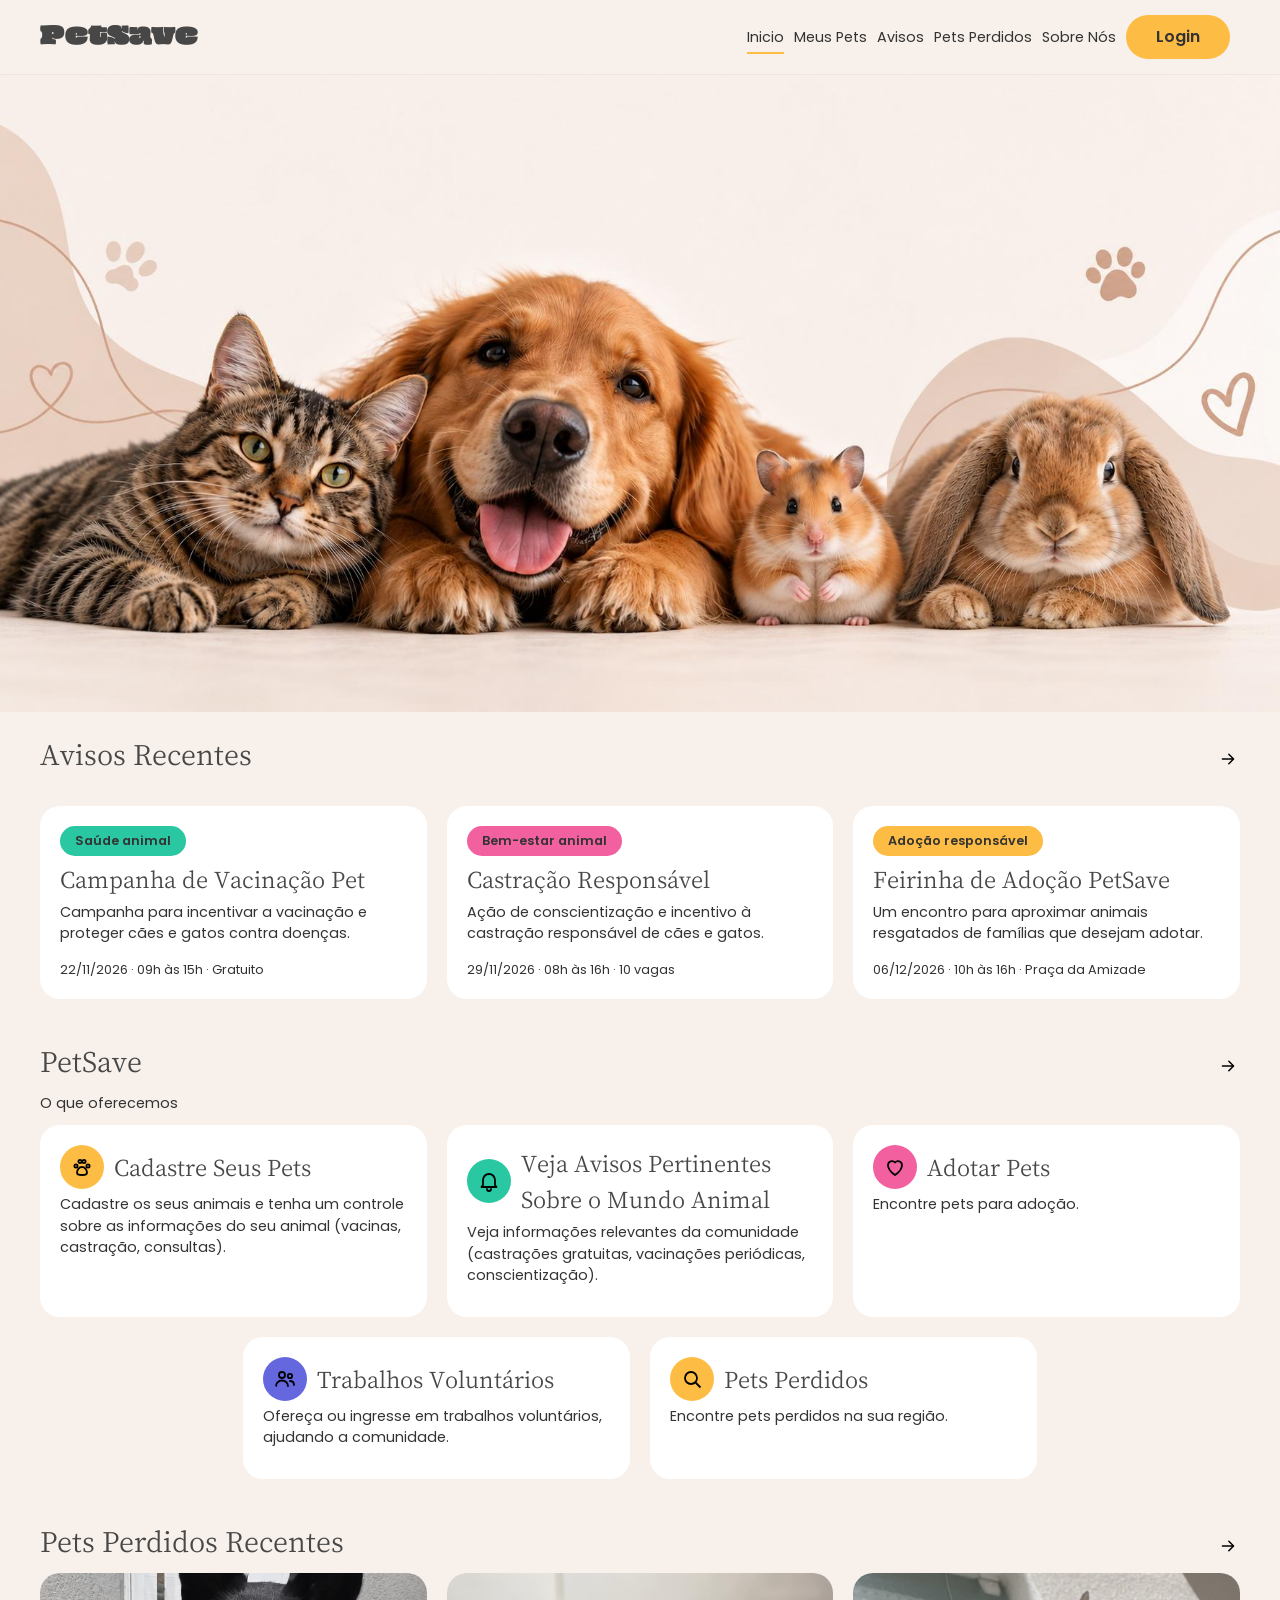
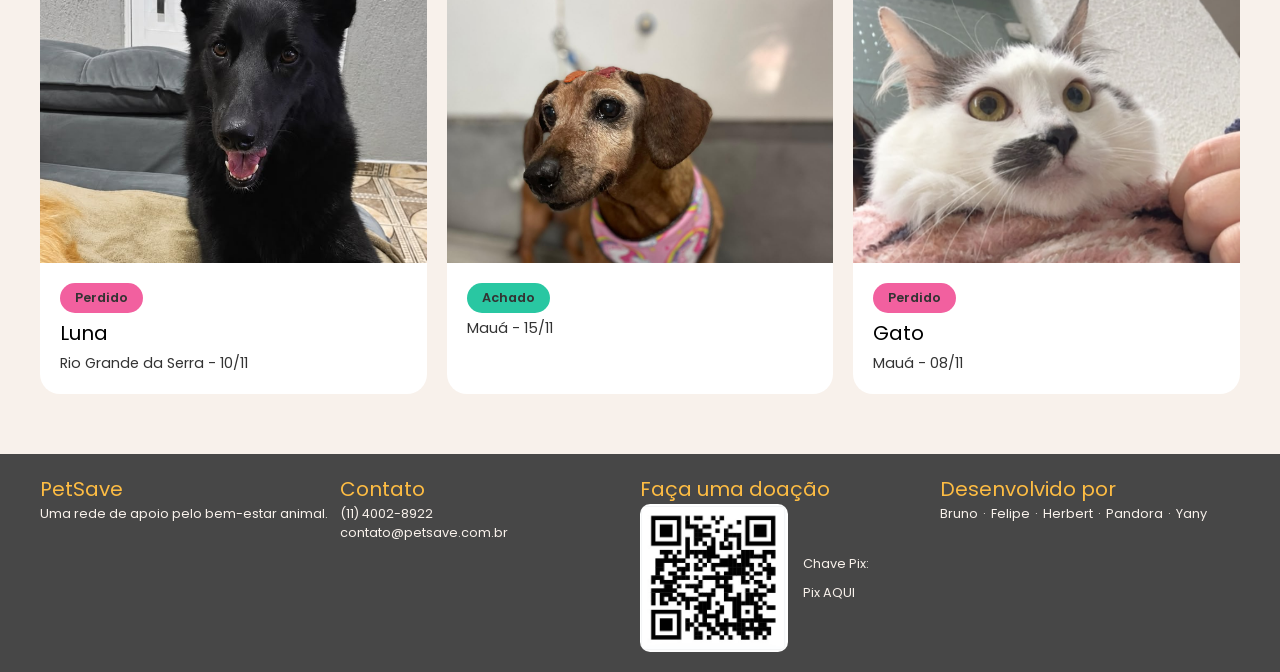
<file: index.html>
<!doctype html>
<html lang="pt-br">
  <head>
    <meta charset="UTF-8" />
    <meta name="viewport" content="width=device-width, initial-scale=1.0" />
    <title>PetSave</title>
    <link rel="icon" href="/favicon.ico" sizes="48x48" />
    <link
      rel="icon"
      href="/Media/icones-petsave/icones-petsave/svg/favicon.svg"
      type="image/svg+xml"
    />
    <link rel="apple-touch-icon" href="/apple-touch-icon.png" />
    <link rel="preconnect" href="https://fonts.googleapis.com" />
    <link rel="preconnect" href="https://fonts.gstatic.com" crossorigin />
    <link
      href="https://fonts.googleapis.com/css2?family=Cactus+Classical+Serif&family=Oi&family=Poppins:ital,wght@0,100;0,200;0,300;0,400;0,500;0,600;0,700;0,800;0,900;1,100;1,200;1,300;1,400;1,500;1,600;1,700;1,800;1,900&display=swap"
      rel="stylesheet"
    />
    <link rel="stylesheet" href="./Estilos/style.css" />
    <link rel="stylesheet" href="Estilos/inicio.css" />
  </head>
  <body>
    <nav class="nav">
      <div class="nav-container">
        <a href="./index.html"><h1 class="titulo-nav">PetSave</h1></a>
        <ul class="nav-btn">
          <li><a href="./index.html" class="fonte-r nav-a atual">Inicio</a></li>
          <li>
            <a href="./Paginas/meusPets.html" class="fonte-r nav-a"
              >Meus Pets</a
            >
          </li>
          <li>
            <a href="./Paginas/avisos.html" class="fonte-r nav-a">Avisos</a>
          </li>
          <li>
            <a href="./Paginas/petsPerdidos.html" class="fonte-r nav-a"
              >Pets Perdidos</a
            >
          </li>
          <li>
            <a href="./Paginas/sobreNos.html" class="fonte-r nav-a"
              >Sobre Nós</a
            >
          </li>
          <li>
            <a href="./Paginas/meuPerfil.html" class="btn-amarelo userName"
              >Login
            </a>
          </li>
          <li>
            <a
              class="fonte-s"
              style="cursor: pointer"
              data-auth="logado"
              id="sair"
              >Sair</a
            >
          </li>
        </ul>
      </div>
    </nav>
    <div class="background">
      <img src="./Media/icones-petsave/Foto_Animais.jpg" alt="" class="img-inicio"/>
    </div>

    <section class="background">
      <div class="container">
        <div class="titulo-section">
          <h1 class="titulo-dark-xl">Avisos Recentes</h1>
          <a href="./Paginas/avisos.html"
            ><img
              src="./Media/icones-petsave/icones-petsave/svg/ver-mais.svg"
              alt=""
          /></a>
        </div>
        <div class="cards-aviso">
          <div class="card">
            <h3 class="btn-amarelo-s" style="background-color: #29c7a2">Saúde animal</h3>
            <h2 class="titulo-dark-l">Campanha de Vacinação Pet</h2>
            <p class="fonte-r">
              Campanha para incentivar a vacinação e proteger cães e gatos contra doenças.
            </p>
            <p class="fonte-s">22/11/2026 · 09h às 15h · Gratuito</p>
          </div>

          <div class="card">
            <h3 class="btn-amarelo-s" style="background-color: #f2609f">Bem-estar animal</h3>
            <h2 class="titulo-dark-l">Castração Responsável</h2>
            <p class="fonte-r">
              Ação de conscientização e incentivo à castração responsável de cães e gatos.
            </p>
            <p class="fonte-s">29/11/2026 · 08h às 16h · 10 vagas</p>
          </div>

          <div class="card">
            <h3 class="btn-amarelo-s">Adoção responsável</h3>
            <h2 class="titulo-dark-l">Feirinha de Adoção PetSave</h2>
            <p class="fonte-r">
              Um encontro para aproximar animais resgatados de famílias que desejam adotar.
            </p>
            <p class="fonte-s">06/12/2026 · 10h às 16h · Praça da Amizade</p>
          </div>
        </div>
      </div>
    </section>

    <section class="background">
      <div class="container">
        <div class="titulo-section">
          <h1 class="titulo-dark-xl">PetSave</h1>
          <a href="./Paginas/avisos.html"
            ><img
              src="./Media/icones-petsave/icones-petsave/svg/ver-mais.svg"
              alt=""
          /></a>
        </div>
        <p class="fonte-r">O que oferecemos</p>
        <div class="cards-petSave">
          <div class="card">
            <div class="aviso-topo">
              <img
                src="./Media/icones-petsave/icones-petsave/svg/patinha.svg"
                alt="Pata"
                class="btn-s"
              />
              <h2 class="titulo-dark-l">Cadastre Seus Pets</h2>
            </div>
            <p class="fonte-r">
              Cadastre os seus animais e tenha um controle sobre as informações
              do seu animal (vacinas, castração, consultas).
            </p>
          </div>
          <div class="card">
            <div class="aviso-topo">
              <img
                src="./Media/icones-petsave/icones-petsave/svg/sino.svg"
                alt="Sino"
                class="btn-s"
                style="background-color: #29c7a2"
              />
              <h2 class="titulo-dark-l">
                Veja Avisos Pertinentes Sobre o Mundo Animal
              </h2>
            </div>
            <p class="fonte-r">
              Veja informações relevantes da comunidade (castrações gratuitas,
              vacinações periódicas, conscientização).
            </p>
          </div>
          <div class="card">
            <div class="aviso-topo">
              <img
                src="./Media/icones-petsave/icones-petsave/svg/coracao.svg"
                alt="Coracao"
                class="btn-s"
                style="background-color: #f2609f"
              />
              <h2 class="titulo-dark-l">Adotar Pets</h2>
            </div>
            <p class="fonte-r">Encontre pets para adoção.</p>
          </div>
          <div class="card">
            <div class="aviso-topo">
              <img
                src="./Media/icones-petsave/icones-petsave/svg/pessoas.svg"
                alt="Pata"
                class="btn-s"
                style="background-color: #6567de"
              />
              <h2 class="titulo-dark-l">Trabalhos Voluntários</h2>
            </div>
            <p class="fonte-r">
              Ofereça ou ingresse em trabalhos voluntários, ajudando a
              comunidade.
            </p>
          </div>
          <div class="card">
            <div class="aviso-topo">
              <img
                src="./Media/icones-petsave/icones-petsave/svg/lupa.svg"
                alt="Pata"
                class="btn-s"
              />
              <h2 class="titulo-dark-l">Pets Perdidos</h2>
            </div>
            <p class="fonte-r">Encontre pets perdidos na sua região.</p>
          </div>
        </div>
      </div>
    </section>

    <section class="background">
      <div class="container">
        <div class="titulo-section">
          <h1 class="titulo-dark-xl">Pets Perdidos Recentes</h1>
          <a href="./Paginas/petsPerdidos.html"
            ><img
              src="./Media/icones-petsave/icones-petsave/svg/ver-mais.svg"
              alt=""
          /></a>
        </div>
        <div class="cards-perdido">
          <div class="card-perdido">
            <img
              src="./Media/pets/pet3.jpeg"
              alt=""
              class="card-perdido-foto"
            />
            <div class="card-perdido-txt">
              <h2 class="btn-amarelo-s" style="background-color: #f2609f">
                Perdido
              </h2>
              <h3 class="fonte-l">Luna</h3>
              <p class="fonte-r">Rio Grande da Serra - 10/11</p>
            </div>
          </div>
          <div class="card-perdido">
            <img
              src="./Media/pets/pet1.jpeg"
              alt=""
              class="card-perdido-foto"
            />
            <div class="card-perdido-txt">
              <h2 class="btn-amarelo-s" style="background-color: #29c7a2">
                Achado
              </h2>
              <p class="fonte-r">Mauá - 15/11</p>
            </div>
          </div>
          <div class="card-perdido">
            <img
              src="./Media/pets/pet2.jpeg"
              alt=""
              class="card-perdido-foto"
            />
            <div class="card-perdido-txt">
              <h2 class="btn-amarelo-s" style="background-color: #f2609f">
                Perdido
              </h2>
              <h3 class="fonte-l">Gato</h3>
              <p class="fonte-r">Mauá - 08/11</p>
            </div>
          </div>
        </div>
      </div>
    </section>
    <footer class="background-dark">
      <div class="container">
        <div class="footer">
          <div>
            <h2 class="fonte-l" style="color: #fdbc43">PetSave</h2>
            <p class="fonte-s" style="color: #f8f1eb;">Uma rede de apoio pelo bem-estar animal.</p>
          </div>
          <div>
            <h2 class="fonte-l" style="color: #fdbc43">Contato</h2>
            <p class="fonte-s" style="color: #f8f1eb;">(11) 4002-8922</p>
            <p class="fonte-s" style="color: #f8f1eb;">contato@petsave.com.br</p>
          </div>
          <div>
            <h2 class="fonte-l" style="color: #fdbc43">Faça uma doação</h2>
            <div class="footer-pix">
              <img src="./Media/pix.jpeg" alt="pix" class="footer-pix-imagem"/>
              <div class="pix-info">
              <p class="fonte-s" style="color: #f8f1eb;">Chave Pix:</p>
              <p class="fonte-s" style="color: #f8f1eb;">Pix AQUI</p>
              </div>
            </div>
          </div>
          <div>
            <h2 class="fonte-l" style="color: #fdbc43">Desenvolvido por</h2>
            <div class="footer-nomes">
              <p class="fonte-s" style="color: #f8f1eb;">Bruno</p>
              <p class="fonte-s" style="color: #f8f1eb;">·</p>
              <p class="fonte-s" style="color: #f8f1eb;">Felipe</p>
              <p class="fonte-s" style="color: #f8f1eb;">·</p>
              <p class="fonte-s" style="color: #f8f1eb;">Herbert</p>
              <p class="fonte-s" style="color: #f8f1eb;">·</p>
              <p class="fonte-s" style="color: #f8f1eb;">Pandora</p>
              <p class="fonte-s" style="color: #f8f1eb;">·</p>
              <p class="fonte-s" style="color: #f8f1eb;">Yany</p>
            </div>
          </div>
        </div>
      </div>
    </footer>
    <script src="../Js/script.js" type="module"></script>
    <script src="./Js/autenticacao.js" type="module"></script>
  </body>
</html>
</file>
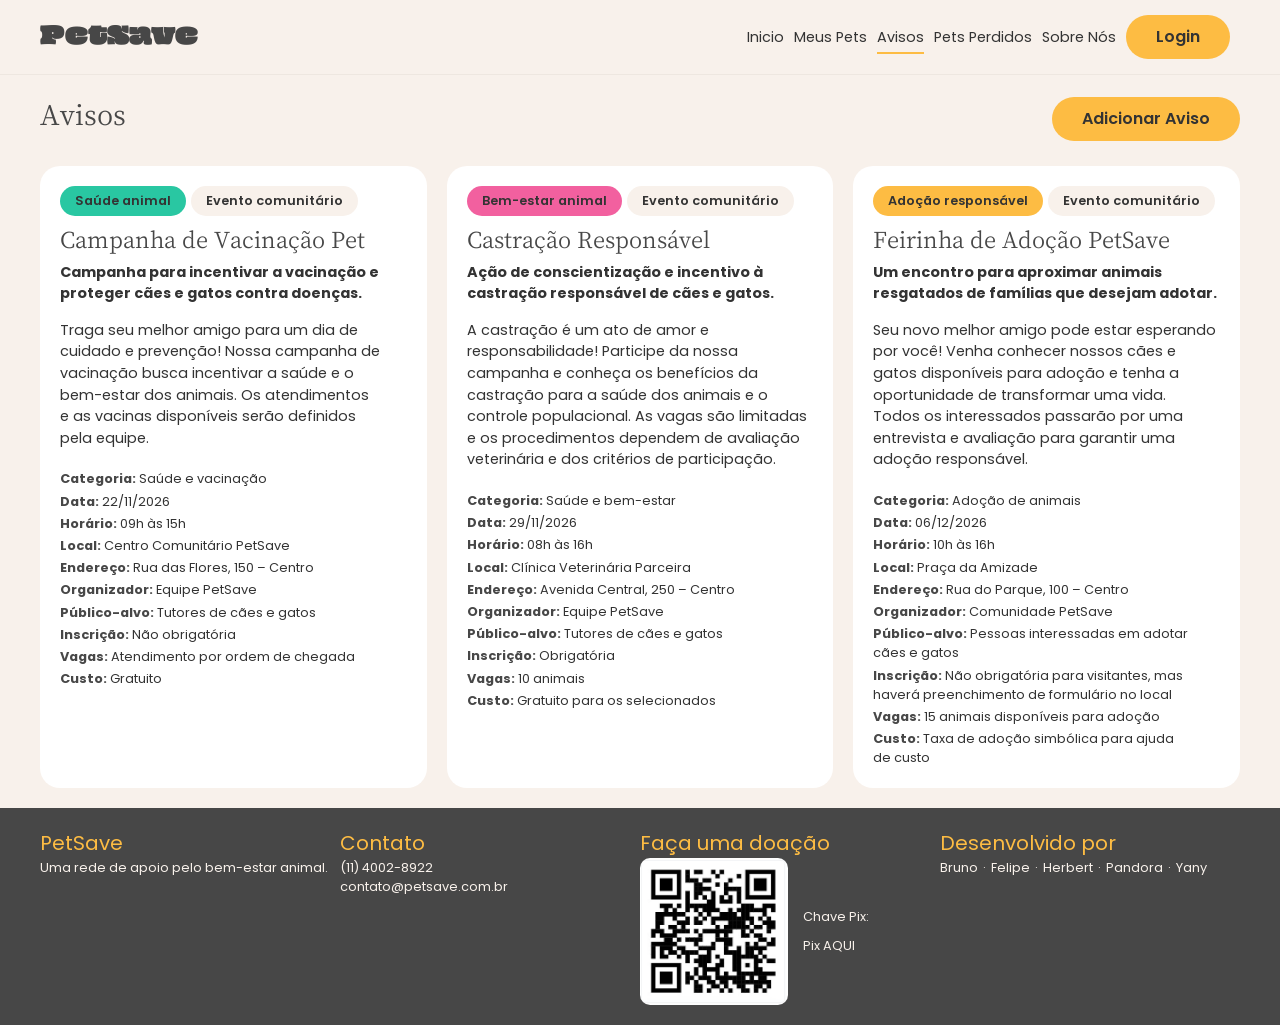
<file: Paginas/avisos.html>
<!doctype html>
<html lang="pt-br">
  <head>
    <meta charset="UTF-8" />
    <meta name="viewport" content="width=device-width, initial-scale=1.0" />
    <title>PetSave - Avisos</title>
    <link rel="icon" href="../Media/icones-petsave/icones-petsave/svg/favicon.svg" type="image/svg+xml" />
    <link rel="preconnect" href="https://fonts.googleapis.com" />
    <link rel="preconnect" href="https://fonts.gstatic.com" crossorigin />
    <link
      href="https://fonts.googleapis.com/css2?family=Cactus+Classical+Serif&family=Oi&family=Poppins:ital,wght@0,100;0,200;0,300;0,400;0,500;0,600;0,700;0,800;0,900;1,100;1,200;1,300;1,400;1,500;1,600;1,700;1,800;1,900&display=swap"
      rel="stylesheet"
    />
    <link rel="stylesheet" href="../Estilos/style.css" />
    <link rel="stylesheet" href="../Estilos/inicio.css" />
    <link rel="stylesheet" href="../Estilos/avisos.css" />
  </head>
  <body>
    <nav class="nav">
      <div class="nav-container">
        <a href="../index.html"><h1 class="titulo-nav">PetSave</h1></a>
        <ul class="nav-btn">
          <li>
            <a href="../index.html" class="fonte-r nav-a">Inicio</a>
          </li>
          <li>
            <a href="./meusPets.html" class="fonte-r nav-a">Meus Pets</a>
          </li>
          <li>
            <a href="./avisos.html" class="fonte-r nav-a atual">Avisos</a>
          </li>
          <li>
            <a href="./petsPerdidos.html" class="fonte-r nav-a">Pets Perdidos</a>
          </li>
          <li>
            <a href="./sobreNos.html" class="fonte-r nav-a">Sobre Nós</a>
          </li>
          <li>
            <a href="./meuPerfil.html" class="btn-amarelo userName">Login </a>
          </li>
          <li>
            <a
              class="fonte-s"
              style="cursor: pointer"
              data-auth="logado"
              id="sair"
              >Sair</a
            >
          </li>
        </ul>
      </div>
    </nav>
    <section class="background">
      <div class="container">
        <div class="titulo-section">
          <h1 class="titulo-dark-xl">Avisos</h1>
          <button class="btn-amarelo" id="btn_adicionar_aviso">Adicionar Aviso</button>
        </div>
        <div class="cards-aviso" id="lista-avisos">
          <div class="card">
            <div class="aviso-tags">
              <h3 class="btn-amarelo-s" style="background-color: #29c7a2">Saúde animal</h3>
              <h3 class="btn-amarelo-s" style="background-color: #f8f1eb">
                Evento comunitário
              </h3>
            </div>
            <h2 class="titulo-dark-l">Campanha de Vacinação Pet</h2>
            <p class="fonte-r bold">Campanha para incentivar a vacinação e proteger cães e gatos contra doenças.</p>
            <p class="fonte-r">
              Traga seu melhor amigo para um dia de cuidado e prevenção! Nossa campanha de vacinação busca incentivar a saúde e o bem-estar dos animais. Os atendimentos e as vacinas disponíveis serão definidos pela equipe.
            </p>
            <ul class="aviso-dados">
              <li class="fonte-s"><strong>Categoria:</strong> Saúde e vacinação</li>
              <li class="fonte-s"><strong>Data:</strong> 22/11/2026</li>
              <li class="fonte-s"><strong>Horário:</strong> 09h às 15h</li>
              <li class="fonte-s"><strong>Local:</strong> Centro Comunitário PetSave</li>
              <li class="fonte-s"><strong>Endereço:</strong> Rua das Flores, 150 – Centro</li>
              <li class="fonte-s"><strong>Organizador:</strong> Equipe PetSave</li>
              <li class="fonte-s"><strong>Público-alvo:</strong> Tutores de cães e gatos</li>
              <li class="fonte-s"><strong>Inscrição:</strong> Não obrigatória</li>
              <li class="fonte-s"><strong>Vagas:</strong> Atendimento por ordem de chegada</li>
              <li class="fonte-s"><strong>Custo:</strong> Gratuito</li>
            </ul>
          </div>
          <div class="card">
            <div class="aviso-tags">
              <h3 class="btn-amarelo-s" style="background-color: #f2609f">Bem-estar animal</h3>
              <h3 class="btn-amarelo-s" style="background-color: #f8f1eb">
                Evento comunitário
              </h3>
            </div>
            <h2 class="titulo-dark-l">Castração Responsável</h2>
            <p class="fonte-r bold">Ação de conscientização e incentivo à castração responsável de cães e gatos.</p>
            <p class="fonte-r">
              A castração é um ato de amor e responsabilidade! Participe da nossa campanha e conheça os benefícios da castração para a saúde dos animais e o controle populacional. As vagas são limitadas e os procedimentos dependem de avaliação veterinária e dos critérios de participação.
            </p>
            <ul class="aviso-dados">
              <li class="fonte-s"><strong>Categoria:</strong> Saúde e bem-estar</li>
              <li class="fonte-s"><strong>Data:</strong> 29/11/2026</li>
              <li class="fonte-s"><strong>Horário:</strong> 08h às 16h</li>
              <li class="fonte-s"><strong>Local:</strong> Clínica Veterinária Parceira</li>
              <li class="fonte-s"><strong>Endereço:</strong> Avenida Central, 250 – Centro</li>
              <li class="fonte-s"><strong>Organizador:</strong> Equipe PetSave</li>
              <li class="fonte-s"><strong>Público-alvo:</strong> Tutores de cães e gatos</li>
              <li class="fonte-s"><strong>Inscrição:</strong> Obrigatória</li>
              <li class="fonte-s"><strong>Vagas:</strong> 10 animais</li>
              <li class="fonte-s"><strong>Custo:</strong> Gratuito para os selecionados</li>
            </ul>
          </div>
          <div class="card">
            <div class="aviso-tags">
              <h3 class="btn-amarelo-s">Adoção responsável</h3>
              <h3 class="btn-amarelo-s" style="background-color: #f8f1eb">
                Evento comunitário
              </h3>
            </div>
            <h2 class="titulo-dark-l">Feirinha de Adoção PetSave</h2>
            <p class="fonte-r bold">Um encontro para aproximar animais resgatados de famílias que desejam adotar.</p>
            <p class="fonte-r">
              Seu novo melhor amigo pode estar esperando por você! Venha conhecer nossos cães e gatos disponíveis para adoção e tenha a oportunidade de transformar uma vida. Todos os interessados passarão por uma entrevista e avaliação para garantir uma adoção responsável.
            </p>
            <ul class="aviso-dados">
              <li class="fonte-s"><strong>Categoria:</strong> Adoção de animais</li>
              <li class="fonte-s"><strong>Data:</strong> 06/12/2026</li>
              <li class="fonte-s"><strong>Horário:</strong> 10h às 16h</li>
              <li class="fonte-s"><strong>Local:</strong> Praça da Amizade</li>
              <li class="fonte-s"><strong>Endereço:</strong> Rua do Parque, 100 – Centro</li>
              <li class="fonte-s"><strong>Organizador:</strong> Comunidade PetSave</li>
              <li class="fonte-s"><strong>Público-alvo:</strong> Pessoas interessadas em adotar cães e gatos</li>
              <li class="fonte-s"><strong>Inscrição:</strong> Não obrigatória para visitantes, mas haverá preenchimento de formulário no local</li>
              <li class="fonte-s"><strong>Vagas:</strong> 15 animais disponíveis para adoção</li>
              <li class="fonte-s"><strong>Custo:</strong> Taxa de adoção simbólica para ajuda de custo</li>
            </ul>
          </div>
        </div>
      </div>
    </section>
    <footer class="background-dark">
      <div class="container">
        <div class="footer">
          <div>
            <h2 class="fonte-l" style="color: #fdbc43">PetSave</h2>
            <p class="fonte-s" style="color: #f8f1eb">
              Uma rede de apoio pelo bem-estar animal.
            </p>
          </div>
          <div>
            <h2 class="fonte-l" style="color: #fdbc43">Contato</h2>
            <p class="fonte-s" style="color: #f8f1eb">(11) 4002-8922</p>
            <p class="fonte-s" style="color: #f8f1eb">contato@petsave.com.br</p>
          </div>
          <div>
            <h2 class="fonte-l" style="color: #fdbc43">Faça uma doação</h2>
            <div class="footer-pix">
              <img src="../Media/pix.jpeg" alt="pix" class="footer-pix-imagem" />
              <div class="pix-info">
                <p class="fonte-s" style="color: #f8f1eb">Chave Pix:</p>
                <p class="fonte-s" style="color: #f8f1eb">Pix AQUI</p>
              </div>
            </div>
          </div>
          <div>
            <h2 class="fonte-l" style="color: #fdbc43">Desenvolvido por</h2>
            <div class="footer-nomes">
              <p class="fonte-s" style="color: #f8f1eb">Bruno</p>
              <p class="fonte-s" style="color: #f8f1eb">·</p>
              <p class="fonte-s" style="color: #f8f1eb">Felipe</p>
              <p class="fonte-s" style="color: #f8f1eb">·</p>
              <p class="fonte-s" style="color: #f8f1eb">Herbert</p>
              <p class="fonte-s" style="color: #f8f1eb">·</p>
              <p class="fonte-s" style="color: #f8f1eb">Pandora</p>
              <p class="fonte-s" style="color: #f8f1eb">·</p>
              <p class="fonte-s" style="color: #f8f1eb">Yany</p>
            </div>
          </div>
        </div>
      </div>
    </footer>
    <script src="../Js/script.js" type="module"></script>
  </body>
</html>
</file>
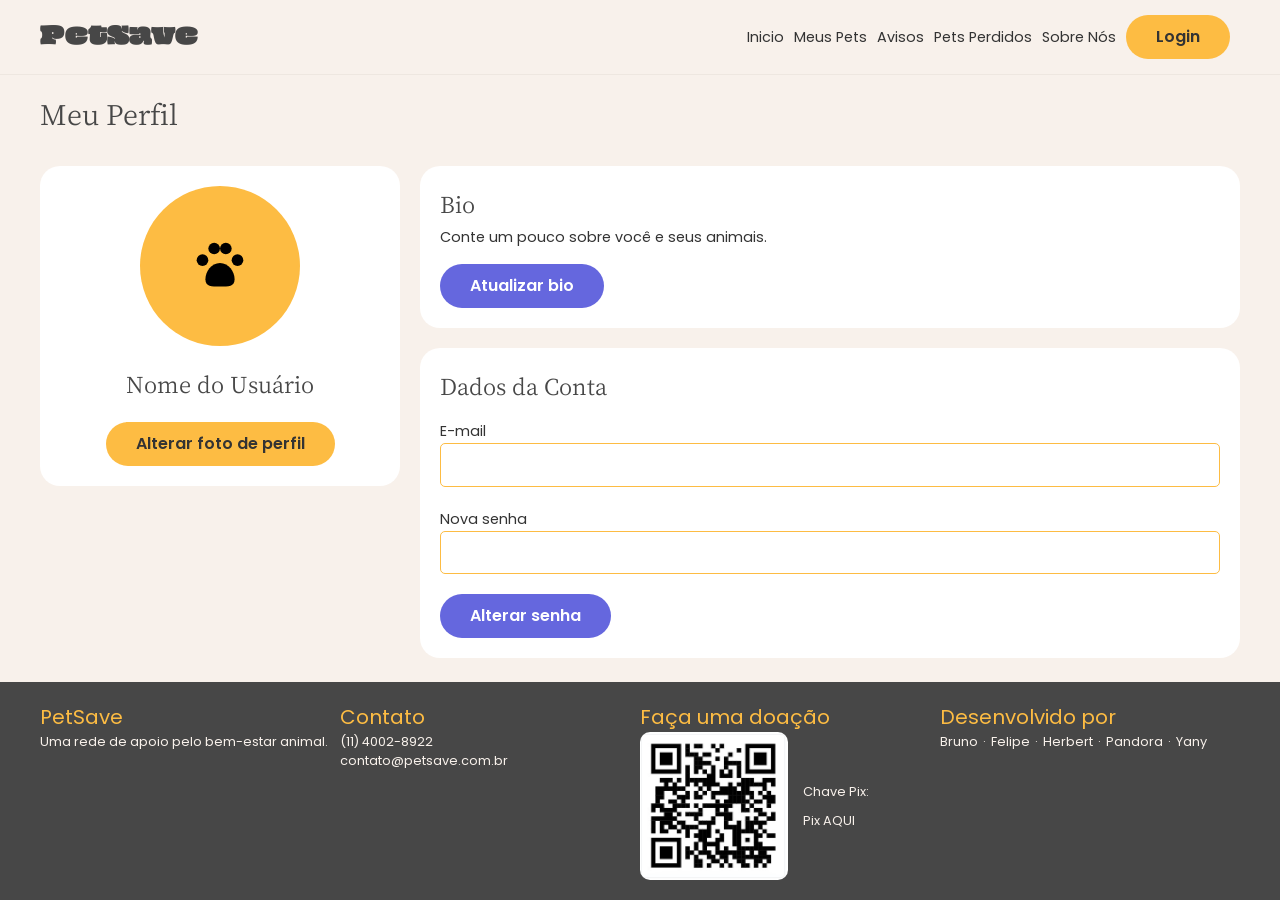
<file: Paginas/meuPerfil.html>
<!doctype html>
<html lang="pt-br">
  <head>
    <meta charset="UTF-8" />
    <meta name="viewport" content="width=device-width, initial-scale=1.0" />
    <title>PetSave - Meu Perfil</title>
    <link rel="icon" href="../Media/icones-petsave/icones-petsave/svg/favicon.svg" type="image/svg+xml" />
    <link rel="preconnect" href="https://fonts.googleapis.com" />
    <link rel="preconnect" href="https://fonts.gstatic.com" crossorigin />
    <link
      href="https://fonts.googleapis.com/css2?family=Cactus+Classical+Serif&family=Oi&family=Poppins:ital,wght@0,100;0,200;0,300;0,400;0,500;0,600;0,700;0,800;0,900;1,100;1,200;1,300;1,400;1,500;1,600;1,700;1,800;1,900&display=swap"
      rel="stylesheet"
    />
    <link rel="stylesheet" href="../Estilos/style.css" />
    <link rel="stylesheet" href="../Estilos/inicio.css" />
    <link rel="stylesheet" href="../Estilos/perfil.css" />
  </head>
  <body>
    <nav class="nav">
      <div class="nav-container">
        <a href="../index.html"><h1 class="titulo-nav">PetSave</h1></a>
        <ul class="nav-btn">
          <li>
            <a href="../index.html" class="fonte-r nav-a">Inicio</a>
          </li>
          <li>
            <a href="./meusPets.html" class="fonte-r nav-a">Meus Pets</a>
          </li>
          <li>
            <a href="./avisos.html" class="fonte-r nav-a">Avisos</a>
          </li>
          <li>
            <a href="./petsPerdidos.html" class="fonte-r nav-a">Pets Perdidos</a>
          </li>
          <li>
            <a href="./sobreNos.html" class="fonte-r nav-a">Sobre Nós</a>
          </li>
          <li>
            <a href="./meuPerfil.html" class="btn-amarelo userName">Login </a>
          </li>
          <li>
            <a
              class="fonte-s"
              style="cursor: pointer"
              data-auth="logado"
              id="sair"
              >Sair</a
            >
          </li>
        </ul>
      </div>
    </nav>
    <section class="background">
      <div class="container">
        <div class="titulo-section">
          <h1 class="titulo-dark-xl">Meu Perfil</h1>
        </div>
        <div class="perfil">
          <div class="card perfil-card">
            <img
              src="../Media/icones-petsave/icones-petsave/svg/patinha-preenchida.svg"
              alt="Foto de perfil"
              class="perfil-foto"
              id="perfil-foto"
            />
            <h2 class="titulo-dark-l" id="perfil-nome">Nome do Usuário</h2>
            <button class="btn-amarelo" id="btn_alterar_foto">
              Alterar foto de perfil
            </button>
          </div>
          <div class="perfil-info">
            <div class="card">
              <h2 class="titulo-dark-l">Bio</h2>
              <p class="fonte-r" id="perfil-bio">
                Conte um pouco sobre você e seus animais.
              </p>
              <button class="btn-roxo perfil-btn" id="btn_atualizar_bio">
                Atualizar bio
              </button>
            </div>
            <div class="card">
              <h2 class="titulo-dark-l">Dados da Conta</h2>
              <form action="" class="perfil-form">
                <label for="email" class="fonte-r">E-mail</label>
                <input type="email" id="email" name="email" />
                <label for="senha" class="fonte-r">Nova senha</label>
                <input type="password" id="senha" name="senha" />
                <button class="btn-roxo perfil-btn" id="btn_alterar_senha">
                  Alterar senha
                </button>
              </form>
            </div>
          </div>
        </div>
      </div>
    </section>
    <footer class="background-dark">
      <div class="container">
        <div class="footer">
          <div>
            <h2 class="fonte-l" style="color: #fdbc43">PetSave</h2>
            <p class="fonte-s" style="color: #f8f1eb">
              Uma rede de apoio pelo bem-estar animal.
            </p>
          </div>
          <div>
            <h2 class="fonte-l" style="color: #fdbc43">Contato</h2>
            <p class="fonte-s" style="color: #f8f1eb">(11) 4002-8922</p>
            <p class="fonte-s" style="color: #f8f1eb">contato@petsave.com.br</p>
          </div>
          <div>
            <h2 class="fonte-l" style="color: #fdbc43">Faça uma doação</h2>
            <div class="footer-pix">
              <img src="../Media/pix.jpeg" alt="pix" class="footer-pix-imagem" />
              <div class="pix-info">
                <p class="fonte-s" style="color: #f8f1eb">Chave Pix:</p>
                <p class="fonte-s" style="color: #f8f1eb">Pix AQUI</p>
              </div>
            </div>
          </div>
          <div>
            <h2 class="fonte-l" style="color: #fdbc43">Desenvolvido por</h2>
            <div class="footer-nomes">
              <p class="fonte-s" style="color: #f8f1eb">Bruno</p>
              <p class="fonte-s" style="color: #f8f1eb">·</p>
              <p class="fonte-s" style="color: #f8f1eb">Felipe</p>
              <p class="fonte-s" style="color: #f8f1eb">·</p>
              <p class="fonte-s" style="color: #f8f1eb">Herbert</p>
              <p class="fonte-s" style="color: #f8f1eb">·</p>
              <p class="fonte-s" style="color: #f8f1eb">Pandora</p>
              <p class="fonte-s" style="color: #f8f1eb">·</p>
              <p class="fonte-s" style="color: #f8f1eb">Yany</p>
            </div>
          </div>
        </div>
      </div>
    </footer>
    <script src="../Js/script.js" type="module"></script>
  </body>
</html>
</file>
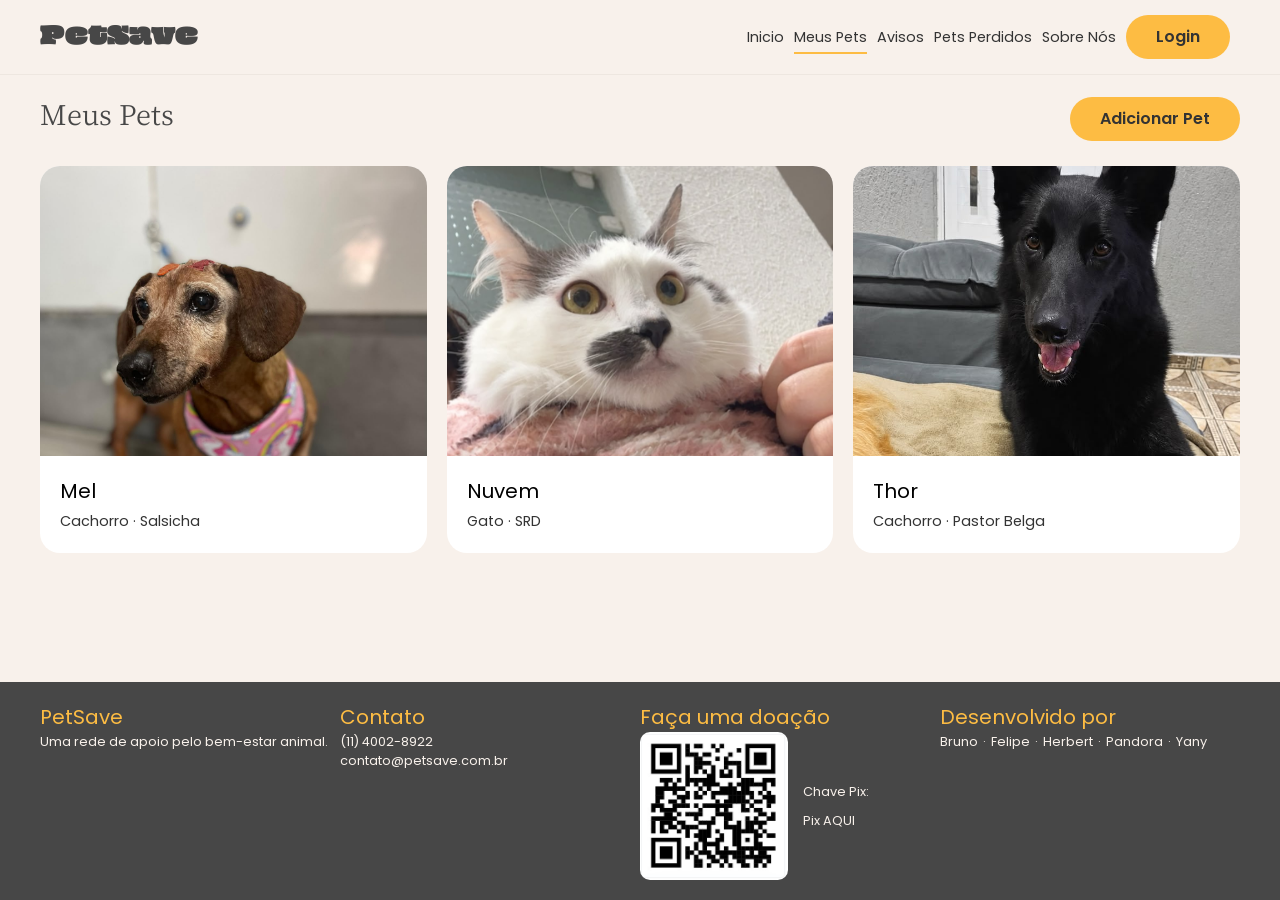
<file: Paginas/meusPets.html>
<!doctype html>
<html lang="pt-br">
  <head>
    <meta charset="UTF-8" />
    <meta name="viewport" content="width=device-width, initial-scale=1.0" />
    <title>PetSave - Meus Pets</title>
    <link rel="icon" href="../Media/icones-petsave/icones-petsave/svg/favicon.svg" type="image/svg+xml" />
    <link rel="preconnect" href="https://fonts.googleapis.com" />
    <link rel="preconnect" href="https://fonts.gstatic.com" crossorigin />
    <link
      href="https://fonts.googleapis.com/css2?family=Cactus+Classical+Serif&family=Oi&family=Poppins:ital,wght@0,100;0,200;0,300;0,400;0,500;0,600;0,700;0,800;0,900;1,100;1,200;1,300;1,400;1,500;1,600;1,700;1,800;1,900&display=swap"
      rel="stylesheet"
    />
    <link rel="stylesheet" href="../Estilos/style.css" />
    <link rel="stylesheet" href="../Estilos/inicio.css" />
    <link rel="stylesheet" href="../Estilos/pets.css" />
  </head>
  <body>
    <nav class="nav">
      <div class="nav-container">
        <a href="../index.html"><h1 class="titulo-nav">PetSave</h1></a>
        <ul class="nav-btn">
          <li>
            <a href="../index.html" class="fonte-r nav-a">Inicio</a>
          </li>
          <li>
            <a href="./meusPets.html" class="fonte-r nav-a atual">Meus Pets</a>
          </li>
          <li>
            <a href="./avisos.html" class="fonte-r nav-a">Avisos</a>
          </li>
          <li>
            <a href="./petsPerdidos.html" class="fonte-r nav-a">Pets Perdidos</a>
          </li>
          <li>
            <a href="./sobreNos.html" class="fonte-r nav-a">Sobre Nós</a>
          </li>
          <li>
            <a href="./meuPerfil.html" class="btn-amarelo userName">Login </a>
          </li>
          <li>
            <a
              class="fonte-s"
              style="cursor: pointer"
              data-auth="logado"
              id="sair"
              >Sair</a
            >
          </li>
        </ul>
      </div>
    </nav>
    <section class="background">
      <div class="container">
        <div class="titulo-section">
          <h1 class="titulo-dark-xl">Meus Pets</h1>
          <button class="btn-amarelo" id="btn_adicionar_pet">Adicionar Pet</button>
        </div>
        <div class="cards-perdido" id="lista-pets">
          <div class="card-perdido">
            <img
              src="../Media/pets/pet1.jpeg"
              alt="Cachorro salsicha com bandana rosa"
              class="card-perdido-foto"
            />
            <div class="card-perdido-txt">
              <h3 class="fonte-l">Mel</h3>
              <p class="fonte-r">Cachorro · Salsicha</p>
            </div>
          </div>
          <div class="card-perdido">
            <img
              src="../Media/pets/pet2.jpeg"
              alt="Gato branco com manchas cinza"
              class="card-perdido-foto"
            />
            <div class="card-perdido-txt">
              <h3 class="fonte-l">Nuvem</h3>
              <p class="fonte-r">Gato · SRD</p>
            </div>
          </div>
          <div class="card-perdido">
            <img
              src="../Media/pets/pet3.jpeg"
              alt="Cachorro preto de orelhas em pé"
              class="card-perdido-foto"
            />
            <div class="card-perdido-txt">
              <h3 class="fonte-l">Thor</h3>
              <p class="fonte-r">Cachorro · Pastor Belga</p>
            </div>
          </div>
        </div>
      </div>
    </section>
    <footer class="background-dark">
      <div class="container">
        <div class="footer">
          <div>
            <h2 class="fonte-l" style="color: #fdbc43">PetSave</h2>
            <p class="fonte-s" style="color: #f8f1eb">
              Uma rede de apoio pelo bem-estar animal.
            </p>
          </div>
          <div>
            <h2 class="fonte-l" style="color: #fdbc43">Contato</h2>
            <p class="fonte-s" style="color: #f8f1eb">(11) 4002-8922</p>
            <p class="fonte-s" style="color: #f8f1eb">contato@petsave.com.br</p>
          </div>
          <div>
            <h2 class="fonte-l" style="color: #fdbc43">Faça uma doação</h2>
            <div class="footer-pix">
              <img src="../Media/pix.jpeg" alt="pix" class="footer-pix-imagem" />
              <div class="pix-info">
                <p class="fonte-s" style="color: #f8f1eb">Chave Pix:</p>
                <p class="fonte-s" style="color: #f8f1eb">Pix AQUI</p>
              </div>
            </div>
          </div>
          <div>
            <h2 class="fonte-l" style="color: #fdbc43">Desenvolvido por</h2>
            <div class="footer-nomes">
              <p class="fonte-s" style="color: #f8f1eb">Bruno</p>
              <p class="fonte-s" style="color: #f8f1eb">·</p>
              <p class="fonte-s" style="color: #f8f1eb">Felipe</p>
              <p class="fonte-s" style="color: #f8f1eb">·</p>
              <p class="fonte-s" style="color: #f8f1eb">Herbert</p>
              <p class="fonte-s" style="color: #f8f1eb">·</p>
              <p class="fonte-s" style="color: #f8f1eb">Pandora</p>
              <p class="fonte-s" style="color: #f8f1eb">·</p>
              <p class="fonte-s" style="color: #f8f1eb">Yany</p>
            </div>
          </div>
        </div>
      </div>
    </footer>
    <script src="../Js/script.js" type="module"></script>
  </body>
</html>
</file>
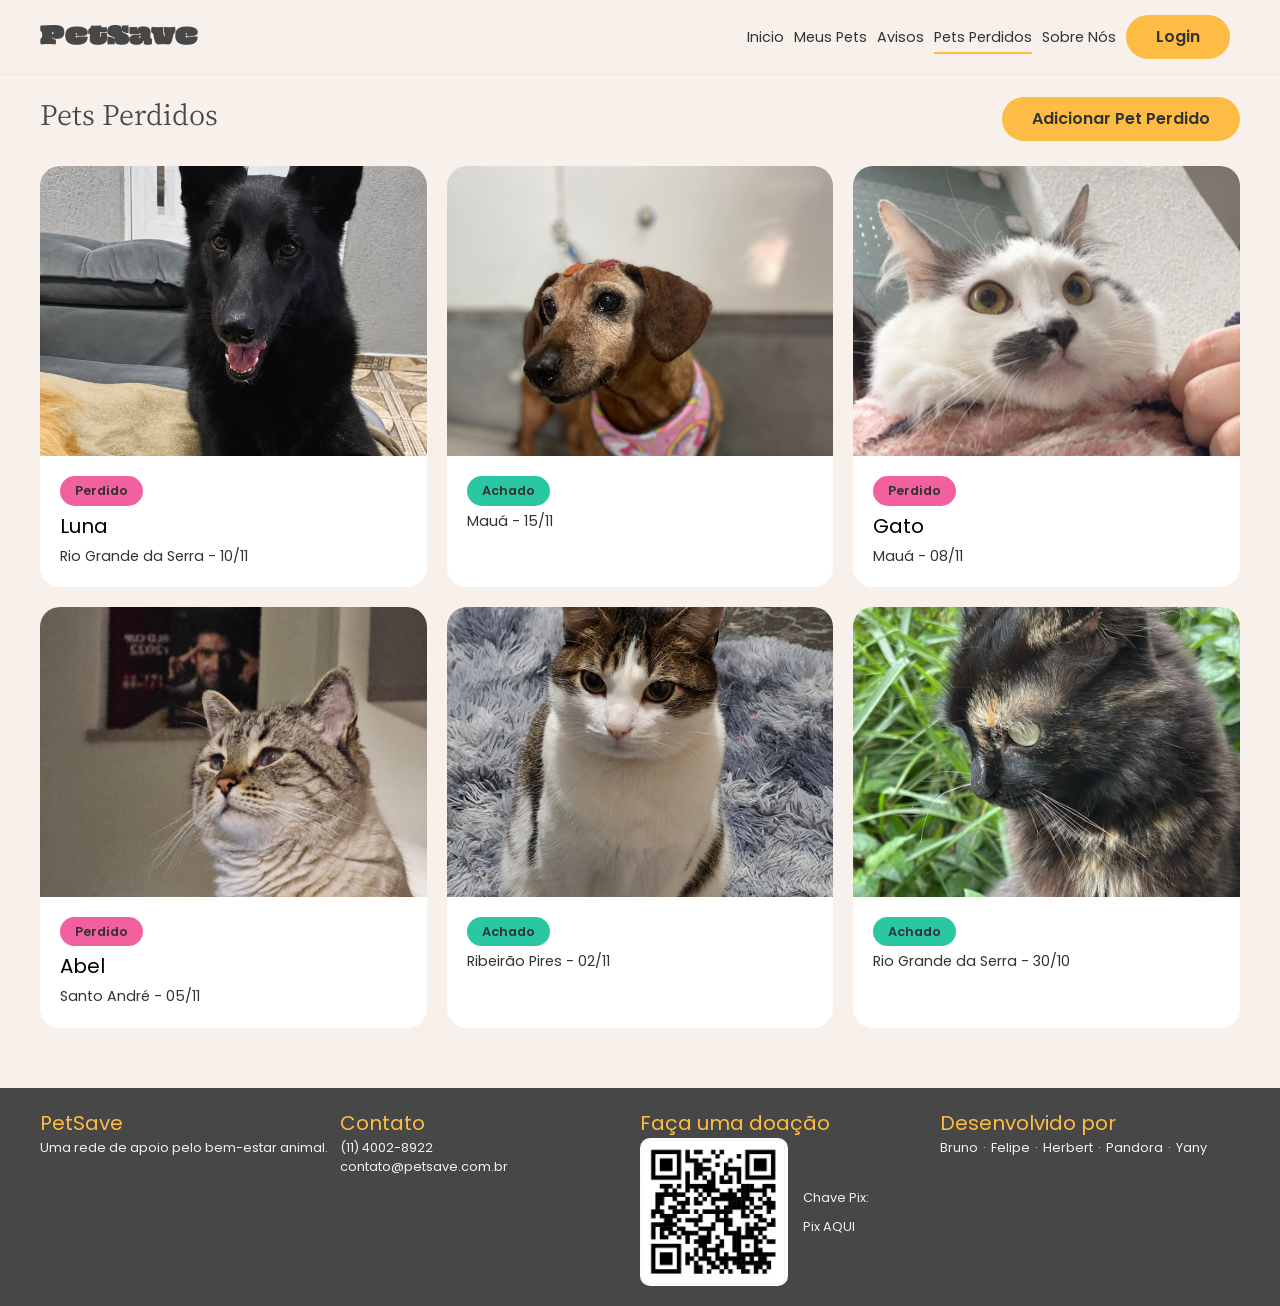
<file: Paginas/petsPerdidos.html>
<!doctype html>
<html lang="pt-br">
  <head>
    <meta charset="UTF-8" />
    <meta name="viewport" content="width=device-width, initial-scale=1.0" />
    <title>PetSave - Pets Perdidos</title>
    <link
      rel="icon"
      href="../Media/icones-petsave/icones-petsave/svg/favicon.svg"
      type="image/svg+xml"
    />
    <link rel="preconnect" href="https://fonts.googleapis.com" />
    <link rel="preconnect" href="https://fonts.gstatic.com" crossorigin />
    <link
      href="https://fonts.googleapis.com/css2?family=Cactus+Classical+Serif&family=Oi&family=Poppins:ital,wght@0,100;0,200;0,300;0,400;0,500;0,600;0,700;0,800;0,900;1,100;1,200;1,300;1,400;1,500;1,600;1,700;1,800;1,900&display=swap"
      rel="stylesheet"
    />
    <link rel="stylesheet" href="../Estilos/style.css" />
    <link rel="stylesheet" href="../Estilos/inicio.css" />
    <link rel="stylesheet" href="../Estilos/perdidos.css" />
  </head>
  <body>
    <nav class="nav">
      <div class="nav-container">
        <a href="../index.html"><h1 class="titulo-nav">PetSave</h1></a>
        <ul class="nav-btn">
          <li>
            <a href="../index.html" class="fonte-r nav-a">Inicio</a>
          </li>
          <li>
            <a href="./meusPets.html" class="fonte-r nav-a">Meus Pets</a>
          </li>
          <li>
            <a href="./avisos.html" class="fonte-r nav-a">Avisos</a>
          </li>
          <li>
            <a href="./petsPerdidos.html" class="fonte-r nav-a atual"
              >Pets Perdidos</a
            >
          </li>
          <li>
            <a href="./sobreNos.html" class="fonte-r nav-a">Sobre Nós</a>
          </li>
          <li>
            <a href="./meuPerfil.html" class="btn-amarelo userName">Login </a>
          </li>
          <li>
            <a
              class="fonte-s"
              style="cursor: pointer"
              data-auth="logado"
              id="sair"
              >Sair</a
            >
          </li>
        </ul>
      </div>
    </nav>
    <section class="background">
      <div class="container">
        <div class="titulo-section">
          <h1 class="titulo-dark-xl">Pets Perdidos</h1>
          <button class="btn-amarelo" id="btn_adicionar_perdido">
            Adicionar Pet Perdido
          </button>
        </div>
        <div class="cards-perdido" id="lista-perdidos">
          <div class="card-perdido">
            <img
              src="../Media/pets/pet3.jpeg"
              alt="Cachorro preto de orelhas em pé"
              class="card-perdido-foto"
            />
            <div class="card-perdido-txt">
              <h2 class="btn-amarelo-s" style="background-color: #f2609f">
                Perdido
              </h2>
              <h3 class="fonte-l">Luna</h3>
              <p class="fonte-r">Rio Grande da Serra - 10/11</p>
            </div>
          </div>
          <div class="card-perdido">
            <img
              src="../Media/pets/pet1.jpeg"
              alt="Cachorro salsicha com bandana rosa"
              class="card-perdido-foto"
            />
            <div class="card-perdido-txt">
              <h2 class="btn-amarelo-s" style="background-color: #29c7a2">
                Achado
              </h2>
              <p class="fonte-r">Mauá - 15/11</p>
            </div>
          </div>
          <div class="card-perdido">
            <img
              src="../Media/pets/pet2.jpeg"
              alt="Gato branco com manchas cinza"
              class="card-perdido-foto"
            />
            <div class="card-perdido-txt">
              <h2 class="btn-amarelo-s" style="background-color: #f2609f">
                Perdido
              </h2>
              <h3 class="fonte-l">Gato</h3>
              <p class="fonte-r">Mauá - 08/11</p>
            </div>
          </div>
          <div class="card-perdido">
            <img
              src="../Media/pets/abel.jpeg"
              alt="Gato branco com manchas cinza"
              class="card-perdido-foto"
            />
            <div class="card-perdido-txt">
              <h2 class="btn-amarelo-s" style="background-color: #f2609f">
                Perdido
              </h2>
              <h3 class="fonte-l">Abel</h3>
              <p class="fonte-r">Santo André - 05/11</p>
            </div>
          </div>
          <div class="card-perdido">
            <img
              src="../Media/pets/jack.jpeg"
              alt="Cachorro preto de orelhas em pé"
              class="card-perdido-foto"
            />
            <div class="card-perdido-txt">
              <h2 class="btn-amarelo-s" style="background-color: #29c7a2">
                Achado
              </h2>
              <p class="fonte-r">Ribeirão Pires - 02/11</p>
            </div>
          </div>
          <div class="card-perdido">
            <img
              src="../Media/pets/luna.jpeg"
              alt="Cachorro salsicha com bandana rosa"
              class="card-perdido-foto"
            />
            <div class="card-perdido-txt">
              <h2 class="btn-amarelo-s" style="background-color: #29c7a2">
                Achado
              </h2>
              <p class="fonte-r">Rio Grande da Serra - 30/10</p>
            </div>
          </div>
        </div>
      </div>
    </section>
    <footer class="background-dark">
      <div class="container">
        <div class="footer">
          <div>
            <h2 class="fonte-l" style="color: #fdbc43">PetSave</h2>
            <p class="fonte-s" style="color: #f8f1eb">
              Uma rede de apoio pelo bem-estar animal.
            </p>
          </div>
          <div>
            <h2 class="fonte-l" style="color: #fdbc43">Contato</h2>
            <p class="fonte-s" style="color: #f8f1eb">(11) 4002-8922</p>
            <p class="fonte-s" style="color: #f8f1eb">contato@petsave.com.br</p>
          </div>
          <div>
            <h2 class="fonte-l" style="color: #fdbc43">Faça uma doação</h2>
            <div class="footer-pix">
              <img
                src="../Media/pix.jpeg"
                alt="pix"
                class="footer-pix-imagem"
              />
              <div class="pix-info">
                <p class="fonte-s" style="color: #f8f1eb">Chave Pix:</p>
                <p class="fonte-s" style="color: #f8f1eb">Pix AQUI</p>
              </div>
            </div>
          </div>
          <div>
            <h2 class="fonte-l" style="color: #fdbc43">Desenvolvido por</h2>
            <div class="footer-nomes">
              <p class="fonte-s" style="color: #f8f1eb">Bruno</p>
              <p class="fonte-s" style="color: #f8f1eb">·</p>
              <p class="fonte-s" style="color: #f8f1eb">Felipe</p>
              <p class="fonte-s" style="color: #f8f1eb">·</p>
              <p class="fonte-s" style="color: #f8f1eb">Herbert</p>
              <p class="fonte-s" style="color: #f8f1eb">·</p>
              <p class="fonte-s" style="color: #f8f1eb">Pandora</p>
              <p class="fonte-s" style="color: #f8f1eb">·</p>
              <p class="fonte-s" style="color: #f8f1eb">Yany</p>
            </div>
          </div>
        </div>
      </div>
    </footer>
    <script src="../Js/script.js" type="module"></script>
  </body>
</html>
</file>
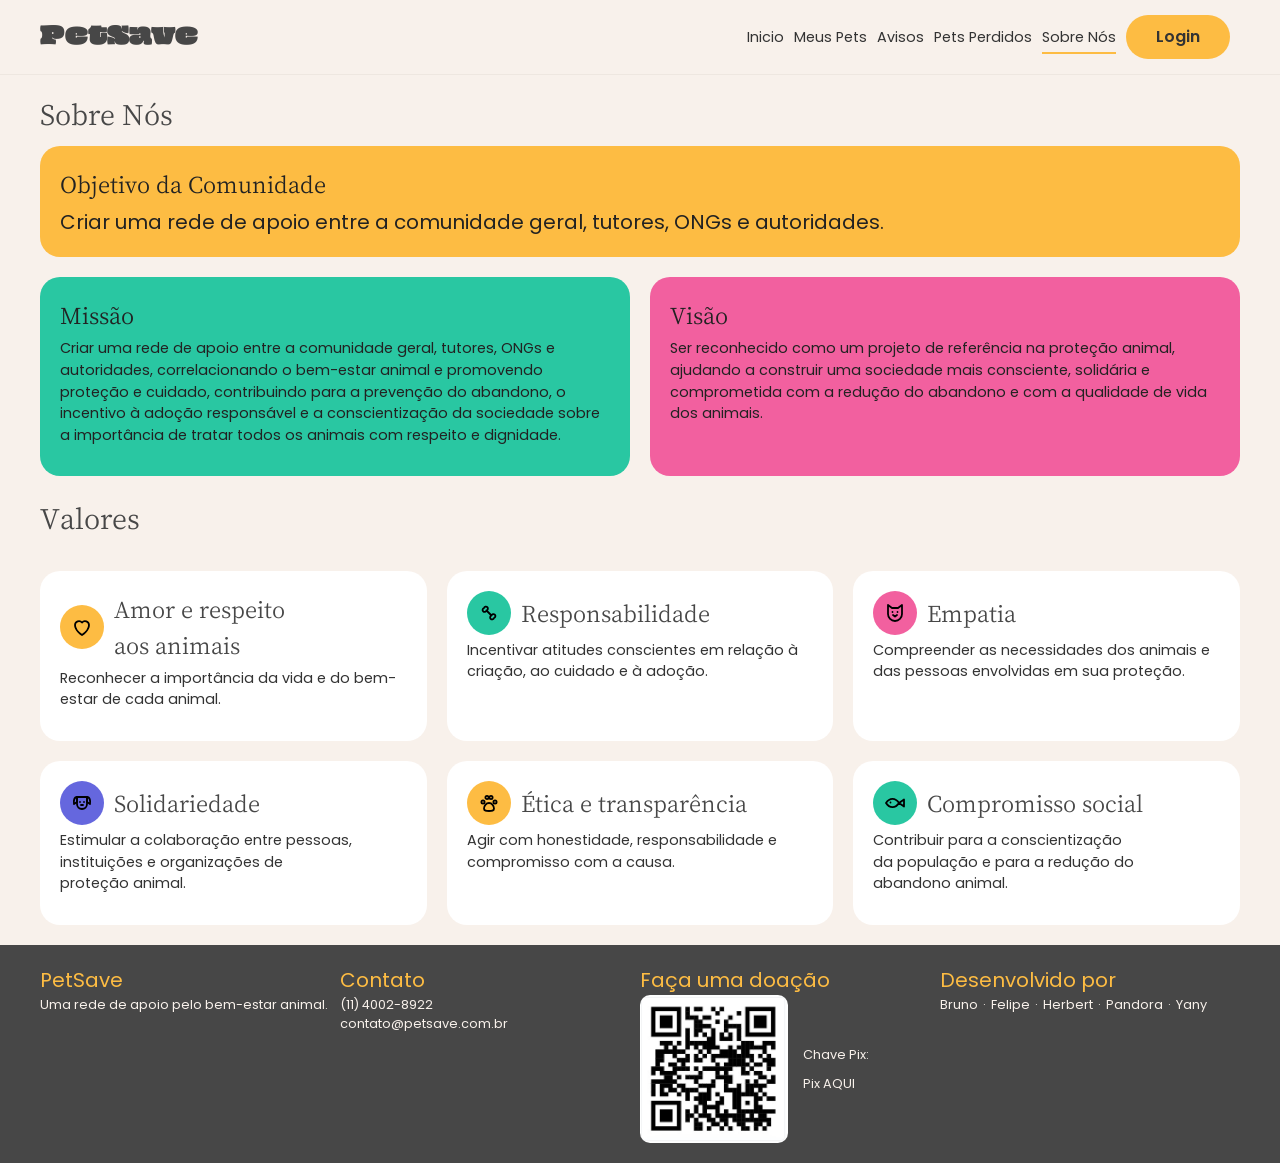
<file: Paginas/sobreNos.html>
<!doctype html>
<html lang="pt-br">
  <head>
    <meta charset="UTF-8" />
    <meta name="viewport" content="width=device-width, initial-scale=1.0" />
    <title>PetSave - Sobre Nós</title>
    <link rel="icon" href="../Media/icones-petsave/icones-petsave/svg/favicon.svg" type="image/svg+xml" />
    <link rel="preconnect" href="https://fonts.googleapis.com" />
    <link rel="preconnect" href="https://fonts.gstatic.com" crossorigin />
    <link
      href="https://fonts.googleapis.com/css2?family=Cactus+Classical+Serif&family=Oi&family=Poppins:ital,wght@0,100;0,200;0,300;0,400;0,500;0,600;0,700;0,800;0,900;1,100;1,200;1,300;1,400;1,500;1,600;1,700;1,800;1,900&display=swap"
      rel="stylesheet"
    />
    <link rel="stylesheet" href="../Estilos/style.css" />
    <link rel="stylesheet" href="../Estilos/inicio.css" />
    <link rel="stylesheet" href="../Estilos/sobre.css" />
  </head>
  <body>
    <nav class="nav">
      <div class="nav-container">
        <a href="../index.html"><h1 class="titulo-nav">PetSave</h1></a>
        <ul class="nav-btn">
          <li>
            <a href="../index.html" class="fonte-r nav-a">Inicio</a>
          </li>
          <li>
            <a href="./meusPets.html" class="fonte-r nav-a">Meus Pets</a>
          </li>
          <li>
            <a href="./avisos.html" class="fonte-r nav-a">Avisos</a>
          </li>
          <li>
            <a href="./petsPerdidos.html" class="fonte-r nav-a">Pets Perdidos</a>
          </li>
          <li>
            <a href="./sobreNos.html" class="fonte-r nav-a atual">Sobre Nós</a>
          </li>
          <li>
            <a href="./meuPerfil.html" class="btn-amarelo userName">Login </a>
          </li>
          <li>
            <a
              class="fonte-s"
              style="cursor: pointer"
              data-auth="logado"
              id="sair"
              >Sair</a
            >
          </li>
        </ul>
      </div>
    </nav>
    <section class="background">
      <div class="container">
        <div class="titulo-section">
          <h1 class="titulo-dark-xl">Sobre Nós</h1>
        </div>
        <div class="card-sobre" style="background-color: #fdbc43">
          <h2 class="titulo-dark-l">Objetivo da Comunidade</h2>
          <p class="fonte-l">
            Criar uma rede de apoio entre a comunidade geral, tutores, ONGs e
            autoridades.
          </p>
        </div>
        <div class="cards-sobre">
          <div class="card-sobre" style="background-color: #29c7a2">
            <h2 class="titulo-dark-l">Missão</h2>
            <p class="fonte-r">
              Criar uma rede de apoio entre a comunidade geral, tutores, ONGs e
              autoridades, correlacionando o bem-estar animal e promovendo
              proteção e cuidado, contribuindo para a prevenção do abandono, o
              incentivo à adoção responsável e a conscientização da sociedade
              sobre a importância de tratar todos os animais com respeito e
              dignidade.
            </p>
          </div>
          <div class="card-sobre" style="background-color: #f2609f">
            <h2 class="titulo-dark-l">Visão</h2>
            <p class="fonte-r">
              Ser reconhecido como um projeto de referência na proteção animal,
              ajudando a construir uma sociedade mais consciente, solidária e
              comprometida com a redução do abandono e com a qualidade de vida
              dos animais.
            </p>
          </div>
        </div>
        <div class="titulo-section">
          <h1 class="titulo-dark-xl">Valores</h1>
        </div>
        <div class="cards-aviso">
          <div class="card">
            <div class="aviso-topo">
              <img
                src="../Media/icones-petsave/icones-petsave/svg/coracao.svg"
                alt="Coracao"
                class="btn-s"
              />
              <h2 class="titulo-dark-l">Amor e respeito aos animais</h2>
            </div>
            <p class="fonte-r">Reconhecer a importância da vida e do bem-estar de cada animal.</p>
          </div>
          <div class="card">
            <div class="aviso-topo">
              <img
                src="../Media/icones-petsave/icones-petsave/svg/osso.svg"
                alt="Osso"
                class="btn-s"
                style="background-color: #29c7a2"
              />
              <h2 class="titulo-dark-l">Responsabilidade</h2>
            </div>
            <p class="fonte-r">Incentivar atitudes conscientes em relação à criação, ao cuidado e à adoção.</p>
          </div>
          <div class="card">
            <div class="aviso-topo">
              <img
                src="../Media/icones-petsave/icones-petsave/svg/gato.svg"
                alt="Gato"
                class="btn-s"
                style="background-color: #f2609f"
              />
              <h2 class="titulo-dark-l">Empatia</h2>
            </div>
            <p class="fonte-r">Compreender as necessidades dos animais e das pessoas envolvidas em sua proteção.</p>
          </div>
          <div class="card">
            <div class="aviso-topo">
              <img
                src="../Media/icones-petsave/icones-petsave/svg/cachorro.svg"
                alt="Cachorro"
                class="btn-s"
                style="background-color: #6567de"
              />
              <h2 class="titulo-dark-l">Solidariedade</h2>
            </div>
            <p class="fonte-r">Estimular a colaboração entre pessoas, instituições e organizações de proteção animal.</p>
          </div>
          <div class="card">
            <div class="aviso-topo">
              <img
                src="../Media/icones-petsave/icones-petsave/svg/patinha.svg"
                alt="Pata"
                class="btn-s"
              />
              <h2 class="titulo-dark-l">Ética e transparência</h2>
            </div>
            <p class="fonte-r">Agir com honestidade, responsabilidade e compromisso com a causa.</p>
          </div>
          <div class="card">
            <div class="aviso-topo">
              <img
                src="../Media/icones-petsave/icones-petsave/svg/peixe.svg"
                alt="Peixe"
                class="btn-s"
                style="background-color: #29c7a2"
              />
              <h2 class="titulo-dark-l">Compromisso social</h2>
            </div>
            <p class="fonte-r">Contribuir para a conscientização da população e para a redução do abandono animal.</p>
          </div>
        </div>
      </div>
    </section>
    <footer class="background-dark">
      <div class="container">
        <div class="footer">
          <div>
            <h2 class="fonte-l" style="color: #fdbc43">PetSave</h2>
            <p class="fonte-s" style="color: #f8f1eb">
              Uma rede de apoio pelo bem-estar animal.
            </p>
          </div>
          <div>
            <h2 class="fonte-l" style="color: #fdbc43">Contato</h2>
            <p class="fonte-s" style="color: #f8f1eb">(11) 4002-8922</p>
            <p class="fonte-s" style="color: #f8f1eb">contato@petsave.com.br</p>
          </div>
          <div>
            <h2 class="fonte-l" style="color: #fdbc43">Faça uma doação</h2>
            <div class="footer-pix">
              <img src="../Media/pix.jpeg" alt="pix" class="footer-pix-imagem" />
              <div class="pix-info">
                <p class="fonte-s" style="color: #f8f1eb">Chave Pix:</p>
                <p class="fonte-s" style="color: #f8f1eb">Pix AQUI</p>
              </div>
            </div>
          </div>
          <div>
            <h2 class="fonte-l" style="color: #fdbc43">Desenvolvido por</h2>
            <div class="footer-nomes">
              <p class="fonte-s" style="color: #f8f1eb">Bruno</p>
              <p class="fonte-s" style="color: #f8f1eb">·</p>
              <p class="fonte-s" style="color: #f8f1eb">Felipe</p>
              <p class="fonte-s" style="color: #f8f1eb">·</p>
              <p class="fonte-s" style="color: #f8f1eb">Herbert</p>
              <p class="fonte-s" style="color: #f8f1eb">·</p>
              <p class="fonte-s" style="color: #f8f1eb">Pandora</p>
              <p class="fonte-s" style="color: #f8f1eb">·</p>
              <p class="fonte-s" style="color: #f8f1eb">Yany</p>
            </div>
          </div>
        </div>
      </div>
    </footer>
    <script src="../Js/script.js" type="module"></script>
  </body>
</html>
</file>
<file: Estilos/style.css>
/* Reset moderno e completo */
*,
*::before,
*::after {
  box-sizing: border-box;
}

* {
  margin: 0;
  padding: 0;
}

html {
  -webkit-text-size-adjust: 100%;
  text-size-adjust: 100%;
  tab-size: 4;
  scroll-behavior: smooth;
}

body {
  min-height: 100vh;
  line-height: 1.5;
  -webkit-font-smoothing: antialiased;
  -moz-osx-font-smoothing: grayscale;
  text-rendering: optimizeSpeed;
}

h1, h2, h3, h4, h5, h6 {
  font-size: inherit;
  font-weight: inherit;
  text-wrap: balance;
}

p, li, figcaption {
  text-wrap: pretty;
  overflow-wrap: break-word;
}

ul, ol, menu {
  list-style: none;
}

a {
  color: inherit;
  text-decoration: none;
}

img, picture, video, canvas, svg, audio, iframe, embed, object {
  display: block;
  max-width: 100%;
}

img, video {
  height: auto;
}

button, input, select, textarea, optgroup {
  font: inherit;
  color: inherit;
  letter-spacing: inherit;
  background: none;
  border: 0;
  border-radius: 0;
}

button, [type="button"], [type="submit"], [type="reset"], select, summary {
  cursor: pointer;
}

button:disabled, input:disabled, select:disabled, textarea:disabled {
  cursor: not-allowed;
}

textarea {
  resize: vertical;
}

table {
  border-collapse: collapse;
  border-spacing: 0;
}

th {
  text-align: inherit;
}

fieldset {
  border: 0;
  min-inline-size: 0;
}

hr {
  border: 0;
  height: 0;
  border-top: 1px solid;
  color: inherit;
}

blockquote, q {
  quotes: none;
}

blockquote::before, blockquote::after,
q::before, q::after {
  content: "";
}

small {
  font-size: 80%;
}

sub, sup {
  font-size: 75%;
  line-height: 0;
  position: relative;
  vertical-align: baseline;
}

sub { bottom: -0.25em; }
sup { top: -0.5em; }

code, kbd, samp, pre {
  font-family: ui-monospace, SFMono-Regular, Menlo, Consolas, monospace;
  font-size: 1em;
}

[hidden] {
  display: none !important;
}

:focus-visible {
  outline: 2px solid currentColor;
  outline-offset: 2px;
}

/* Remove setas de campos numéricos e o X de campos de busca */
input[type="number"]::-webkit-inner-spin-button,
input[type="number"]::-webkit-outer-spin-button,
input[type="search"]::-webkit-search-cancel-button {
  -webkit-appearance: none;
  appearance: none;
}
input[type="number"] {
  -moz-appearance: textfield;
  appearance: textfield;
}

input{
    display: block;
    border: 1px solid #FDBC43;
    border-radius: 5px;
    padding: 10px 15px;
    width: 100%;
    margin-bottom: 20px;
    font-family: "Poppins", sans-serif;
    font-size: 0.9rem;
}

html, body {
  width: 100%;
  height: 100%;
}

img{
  display: block;
  max-width: 100%;
}

[hidden]{ display: none !important; }

/* Variáveis Globais */

.titulo-white{
    font-size: 3rem;
    color: #fff;
    font-family: "Oi", "Abril Fatface", Georgia, serif;
    font-weight: lighter;
}

.titulo-dark{
    font-size: 3rem;
    color: #474747;
    font-family: "Oi", "Abril Fatface", Georgia, serif;
    font-weight: lighter;
}

.titulo-nav{
    font-size: 1.5rem;
    color: #474747;
    font-family: "Oi", "Abril Fatface", Georgia, serif;
    font-weight: lighter;
}

.titulo-dark-l{
    font-size: 1.5rem;
    color: #474747;
    font-family: "Cactus Classical Serif", "Abril Fatface", Georgia, serif;
}

.titulo-dark-xl{
    font-size: 1.85rem;
    color: #474747;
    font-family: "Cactus Classical Serif", "Abril Fatface", Georgia, serif;
    margin-bottom: 10px;
}

.fonte-l{
    font-family: "Poppins", sans-serif;
    font-size: 1.25rem;
}

.fonte-r{
    font-family: "Poppins", sans-serif;
    font-size: 0.9rem;
    color: #333;
    margin-bottom: 10px;
}

.fonte-s{
    font-family: "Poppins", sans-serif;
    font-size: 0.8rem;
    color: #333;
}

.white{
    color: #fff;
}

.dark{
    color: #333;
}

.btn-roxo{
    font-weight: 600;
    font-size: 1rem;
    font-family: "Poppins", sans-serif;
    color: #fff;
    background-color: #6567DE;
    border: none;
    border-radius: 25px;
    width: 100%;
    padding: 10px;
    box-sizing: border-box;
    transition: ease .3s;
}

.btn-roxo:hover{
    transform: scale(1.01);
    background-color: #5153c4;
}

.btn-amarelo{
    font-weight: 600;
    display: inline-block;
    font-size: 1rem;
    font-family: "Poppins", sans-serif;
    color: #333;
    background-color: #FDBC43;
    border: none;
    border-radius: 25px;
    padding: 10px 30px;
    box-sizing: border-box;
    transition: ease .3s;
}

.btn-amarelo:hover{
    transform: scale(1.01);
    background-color: #f5b745;
}

.btn-amarelo-s{
    font-weight: 600;
    display: inline-block;
    font-size: 0.80rem;
    font-family: "Poppins", sans-serif;
    color: #333;
    background-color: #FDBC43;
    border: none;
    border-radius: 25px;
    padding: 5px 15px;
    box-sizing: border-box;
    transition: ease .3s;
}

.btn-amarelo-s:hover{
    transform: scale(1.01);
    background-color: #f5b745;
}

.bold{
  font-weight: bold;
}

.btn-s{
  display: inline-block;
  background-color: #FDBC43;
  padding: 10px;
  border-radius: 50%;
}

.background {
  background-color: #f8f1eb;
}

.background-dark {
  background-color: #474747;
}

.container {
  padding-top: 20px;
  padding-bottom: 20px;
  max-width: 1200px;
  margin: auto;
}

.nav {
  position: fixed;
  top: 0;
  left: 0;
  width: 100%; /* ocupa a largura toda */
  box-sizing: border-box;
  background-color: #f8f1eb;
  border-bottom: 1px solid #eee7e0;
  z-index: 100;
}

.nav-container {
  padding-top: 15px;
  padding-bottom: 15px;
  max-width: 1200px;
  margin: auto;
  display: flex;
  justify-content: space-between;
  align-items: center;
}

.nav-btn {
  display: flex;
  gap: 10px;
  align-items: center;
}

.nav-a {
  position: relative;
}

.nav-a::before {
  content: "";
  position: absolute;
  width: 0;
  height: 2px;
  background-color: #fdbc43;
  top: 25px;
  transition: ease-in-out 0.3s;
}

.nav-a.atual::before{
  width: 100%;
}

.nav-a:hover {
  text-shadow:
    0 0 0.5px currentColor,
    0 0 0.5px currentColor;
}

.nav-a:hover::before {
  width: 100%;
}

.footer{
  display: grid;
  grid-template-columns: repeat(4, 1fr);
  justify-content: space-between;
}

.footer-nomes{
  display: flex;
  gap: 5px;
  flex-wrap: wrap;
}

.footer-pix{
  display: grid;
  grid-template-columns: 1fr 1fr;
  justify-content: center;
  align-items: start;
  gap: 5px;
}

.footer-pix p{
  grid-column: 2;
}

.footer-pix img{
  border-radius: 10px;
}

.pix-info{
  display: grid;
  gap: 10px;
  justify-content: start;
  align-self: center;
}
</file>
<file: Estilos/inicio.css>
body {
  padding-top: 72px; /* altura da nav, para o conteúdo não ficar por baixo dela */
}

.cards-aviso {
  margin-top: 20px;
  display: grid;
  grid-template-columns: repeat(3, 1fr);
  gap: 20px;
}

.card {
  background-color: #fff;
  padding: 20px;
  border-radius: 20px;
  transition: ease-in-out 0.3s;
  display: flex;
  flex-direction: column;
  align-items: start;
  gap: 5px;
  flex: 0 0 calc((100% - 40px) / 3);
  box-sizing: border-box;
}

.card:hover {
  transform: scale(1.02);
}

.cards-petSave {
  display: flex;
  gap: 20px;
  flex-wrap: wrap;
  justify-content: center;
}

.aviso-topo {
  display: flex;
  gap: 10px;
  align-items: center;
}

.titulo-section {
  display: flex;
  align-items: center;
  justify-content: space-between;
}

.titulo-section img {
  transform: scale(0.8);
  transition: ease-in-out 0.1s;
}

.titulo-section img:hover {
  transform: scale(0.8);
  transform: translateX(5px);
}
.cards-perdido {
  display: grid;
  grid-template-columns: repeat(3, 1fr);
  gap: 20px;
  padding-bottom: 40px;
}

.card-perdido {
  display: flex;
  flex-direction: column;
  align-items: start;
  gap: 10px;
  border-radius: 20px;
  overflow: hidden;
  background: #fff;
}

.card-perdido-foto {
  display: block;
  width: 100%;
  aspect-ratio: 4/3;
  object-fit: cover;
  object-position: 50% 30%;
  transition: aspect-ratio 0.3s ease-in-out;
}

.card-perdido:hover .card-perdido-foto {
  aspect-ratio: 1/1;
}

.card-perdido-txt {
  display: flex;
  flex-direction: column;
  gap: 5px;
  align-items: start;
  padding: 10px 20px;
}

.img-inicio{
  margin: 0 auto;
}
</file>
<file: Estilos/avisos.css>
body {
  display: flex;
  flex-direction: column;
}

.background {
  flex: 1;
}

.aviso-tags {
  display: flex;
  gap: 5px;
  flex-wrap: wrap;
}

.aviso-dados {
  display: flex;
  flex-direction: column;
  gap: 3px;
  margin-top: 5px;
}

.aviso-dados strong {
  color: #474747;
}
</file>
<file: Estilos/perfil.css>
body {
  display: flex;
  flex-direction: column;
}

.background {
  flex: 1;
}

.perfil {
  margin-top: 20px;
  display: grid;
  grid-template-columns: 360px 1fr;
  gap: 20px;
  align-items: start;
}

.perfil-card {
  align-items: center;
  text-align: center;
  gap: 20px;
}

.perfil-foto {
  width: 160px;
  height: 160px;
  border-radius: 50%;
  background-color: #fdbc43;
  padding: 45px;
}

.perfil-info {
  display: flex;
  flex-direction: column;
  gap: 20px;
}

.perfil-form {
  width: 100%;
  margin-top: 10px;
}

.perfil-btn {
  width: auto;
  padding: 10px 30px;
}
</file>
<file: Estilos/pets.css>
body {
  display: flex;
  flex-direction: column;
}

.background {
  flex: 1;
}

.cards-perdido {
  padding-top: 20px;
}
</file>
<file: Estilos/perdidos.css>
body {
  display: flex;
  flex-direction: column;
}

.background {
  flex: 1;
}

.cards-perdido {
  padding-top: 20px;
}
</file>
<file: Estilos/sobre.css>
body {
  display: flex;
  flex-direction: column;
}

.background {
  flex: 1;
}

.card-sobre {
  padding: 20px;
  border-radius: 20px;
  display: flex;
  flex-direction: column;
  align-items: start;
  gap: 5px;
}

.card-sobre h2,
.card-sobre p {
  color: #222;
}

.cards-sobre {
  display: grid;
  grid-template-columns: repeat(2, 1fr);
  gap: 20px;
  margin: 20px 0;
}
</file>
